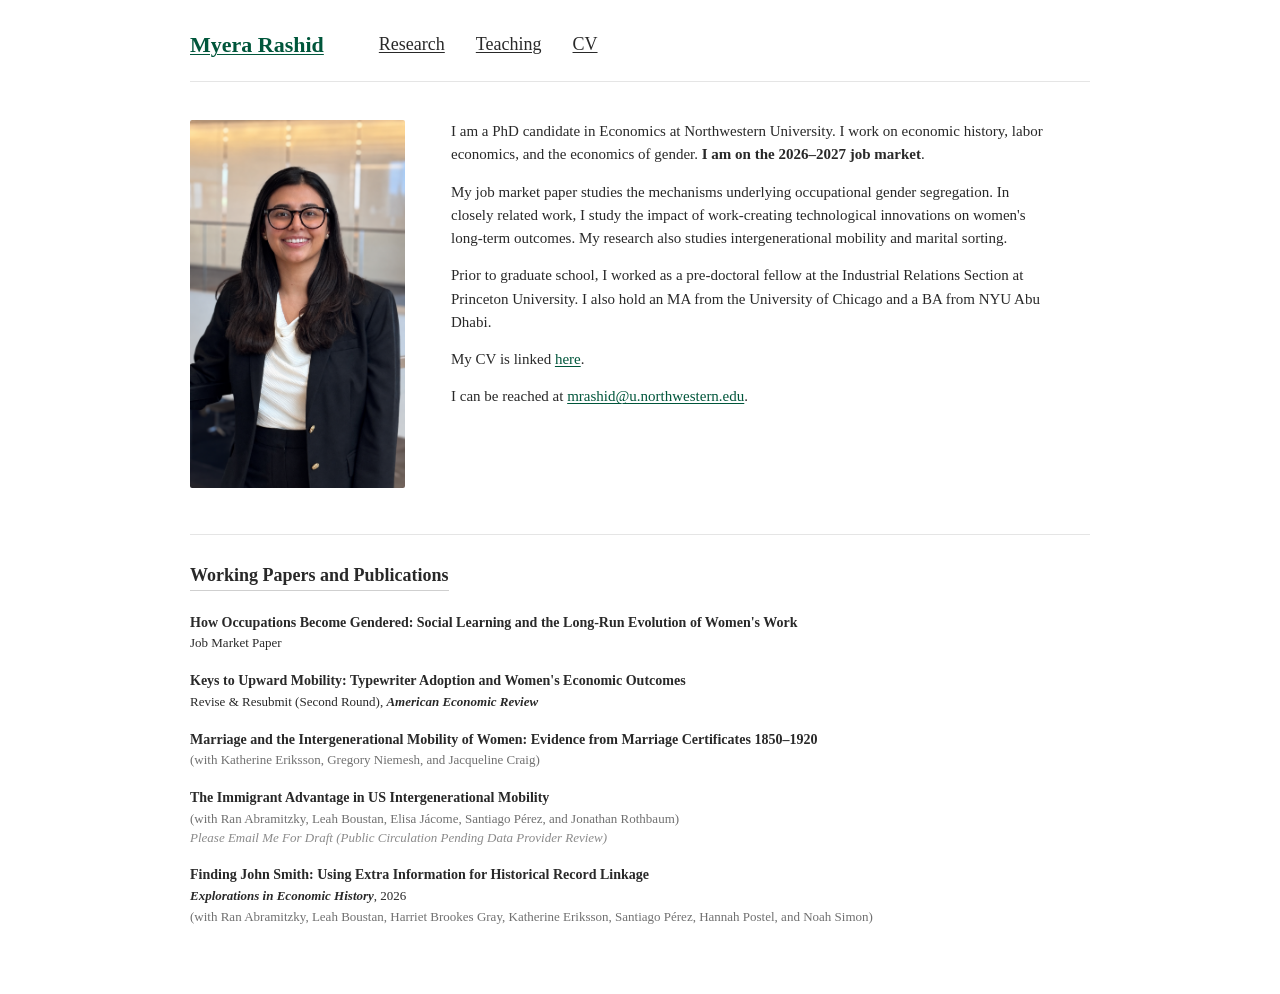
<file: index.html>
<!DOCTYPE html>
<html lang="en">

<head>
  <meta charset="UTF-8">
  <meta name="viewport" content="width=device-width, initial-scale=1.0">

  <title>Myera Rashid | Economics</title>

  <meta
    name="description"
    content="Myera Rashid is a PhD student in Economics at Northwestern University working on economic history, labor economics, and the economics of gender."
  >

  <meta name="author" content="Myera Rashid">
  <meta name="robots" content="index, follow">

  <link rel="canonical" href="https://www.myerarashid.com/">

  <meta property="og:title" content="Myera Rashid | Economics">

  <meta
    property="og:description"
    content="PhD student in Economics at Northwestern University working on economic history, labor economics, and the economics of gender."
  >

  <meta property="og:type" content="website">
  <meta property="og:url" content="https://www.myerarashid.com/">

  <meta
    property="og:image"
    content="https://www.myerarashid.com/assets/myera-rashid.png"
  >

  <link rel="stylesheet" href="style.css">
</head>


<body>

  <div class="page">


    <!-- HEADER -->

    <header class="site-header">

      <a class="site-name" href="index.html">
        Myera Rashid
      </a>

      <nav class="site-nav" aria-label="Main navigation">

  <a href="research.html">
    Research
  </a>

  <a href="teaching.html">
    Teaching
  </a>

  <a
    href="assets/Rashid_Myera_CV.pdf"
    target="_blank"
  >
    CV
  </a>

</nav>

    </header>



    <main>


      <!-- INTRODUCTION -->

      <section class="home-layout">

        <div class="home-photo">

          <img
            src="assets/myera-rashid.png"
            alt="Myera Rashid"
          >

        </div>


        <div class="home-text">

          <p>
            I am a PhD candidate in Economics at Northwestern University.
            I work on economic history, labor economics, and the economics
            of gender. <span class="bold-text">I am on the 2026–2027 job market</span>.
          </p>

          <p>
            My job market paper studies the mechanisms underlying occupational
            gender segregation. In closely related work, I study the impact of
            work-creating technological innovations on women's long-term
            outcomes. My research also studies intergenerational mobility and
            marital sorting.
          </p>

          <p>
            Prior to graduate school, I worked as a pre-doctoral fellow at the
            Industrial Relations Section at Princeton University. I also hold
            an MA from the University of Chicago and a BA from NYU Abu Dhabi.
          </p>

          <p>
            My CV is linked
            <a
              href="assets/Rashid_Myera_CV.pdf"
              target="_blank"
            >here</a>.
          </p>

          <p>
            I can be reached at
            <a href="mailto:mrashid@u.northwestern.edu">mrashid@u.northwestern.edu</a>.
          </p>

        </div>

      </section>



      <!-- RESEARCH PAPERS -->

      <section class="front-papers">

        <h2>Working Papers and Publications</h2>


        <!-- 1. JOB MARKET PAPER -->

        <article class="front-paper">

          <h3 class="front-paper-title">
              <a
              href="papers/Rashid-Myera-GO_JMP.pdf"
              target="_blank"
            >
            How Occupations Become Gendered:
            Social Learning and the Long-Run Evolution of Women's Work
                 </a>
          </h3>

          <p class="front-paper-info">
            Job Market Paper
          </p>

        </article>



        <!-- 2. TYPEWRITER -->

        <article class="front-paper">

          <h3 class="front-paper-title">

            <a
              href="papers/Rashid-Myera-Typewriter.pdf"
              target="_blank"
            >
              Keys to Upward Mobility:
              Typewriter Adoption and Women's Economic Outcomes
            </a>

          </h3>

          <p class="front-paper-info">
            Revise &amp; Resubmit (Second Round),
            <strong><em>American Economic Review</em></strong>
          </p>

        </article>



        <!-- 3. MARRIAGE AND MOBILITY -->

        <article class="front-paper">

          <h3 class="front-paper-title">

            <a
              href="papers/ENRC-WomenMarriageMobility.pdf"
              target="_blank"
            >
              Marriage and the Intergenerational Mobility of Women:
              Evidence from Marriage Certificates 1850–1920
            </a>

          </h3>

          <p class="front-paper-authors">
            (with Katherine Eriksson, Gregory Niemesh, and Jacqueline Craig)
          </p>

        </article>



        <!-- 4. IMMIGRANT ADVANTAGE -->

        <article class="front-paper">

          <h3 class="front-paper-title">
            The Immigrant Advantage in US Intergenerational Mobility
          </h3>

        <p class="front-paper-authors">
  (with Ran Abramitzky, Leah Boustan, Elisa Jácome,
  Santiago Pérez, and Jonathan Rothbaum)
  <br>
  <span class="front-inline-coming-soon">
    Please Email Me For Draft (Public Circulation Pending Data Provider Review)
  </span>
</p>

        </article>



        <!-- 5. PUBLICATION -->

        <article class="front-paper">

          <h3 class="front-paper-title">

            <a
              href="papers/ABBEPPRS-Linking.pdf"
              target="_blank"
            >
              Finding John Smith:
              Using Extra Information for Historical Record Linkage
            </a>

          </h3>

          <p class="front-paper-info">
            <strong><em>Explorations in Economic History</em></strong>, 2026
          </p>

          <p class="front-paper-authors">
            (with Ran Abramitzky, Leah Boustan, Harriet Brookes Gray,
            Katherine Eriksson, Santiago Pérez, Hannah Postel, and Noah Simon)
          </p>

        </article>


      </section>


    </main>

  </div>

</body>

</html>
</file>
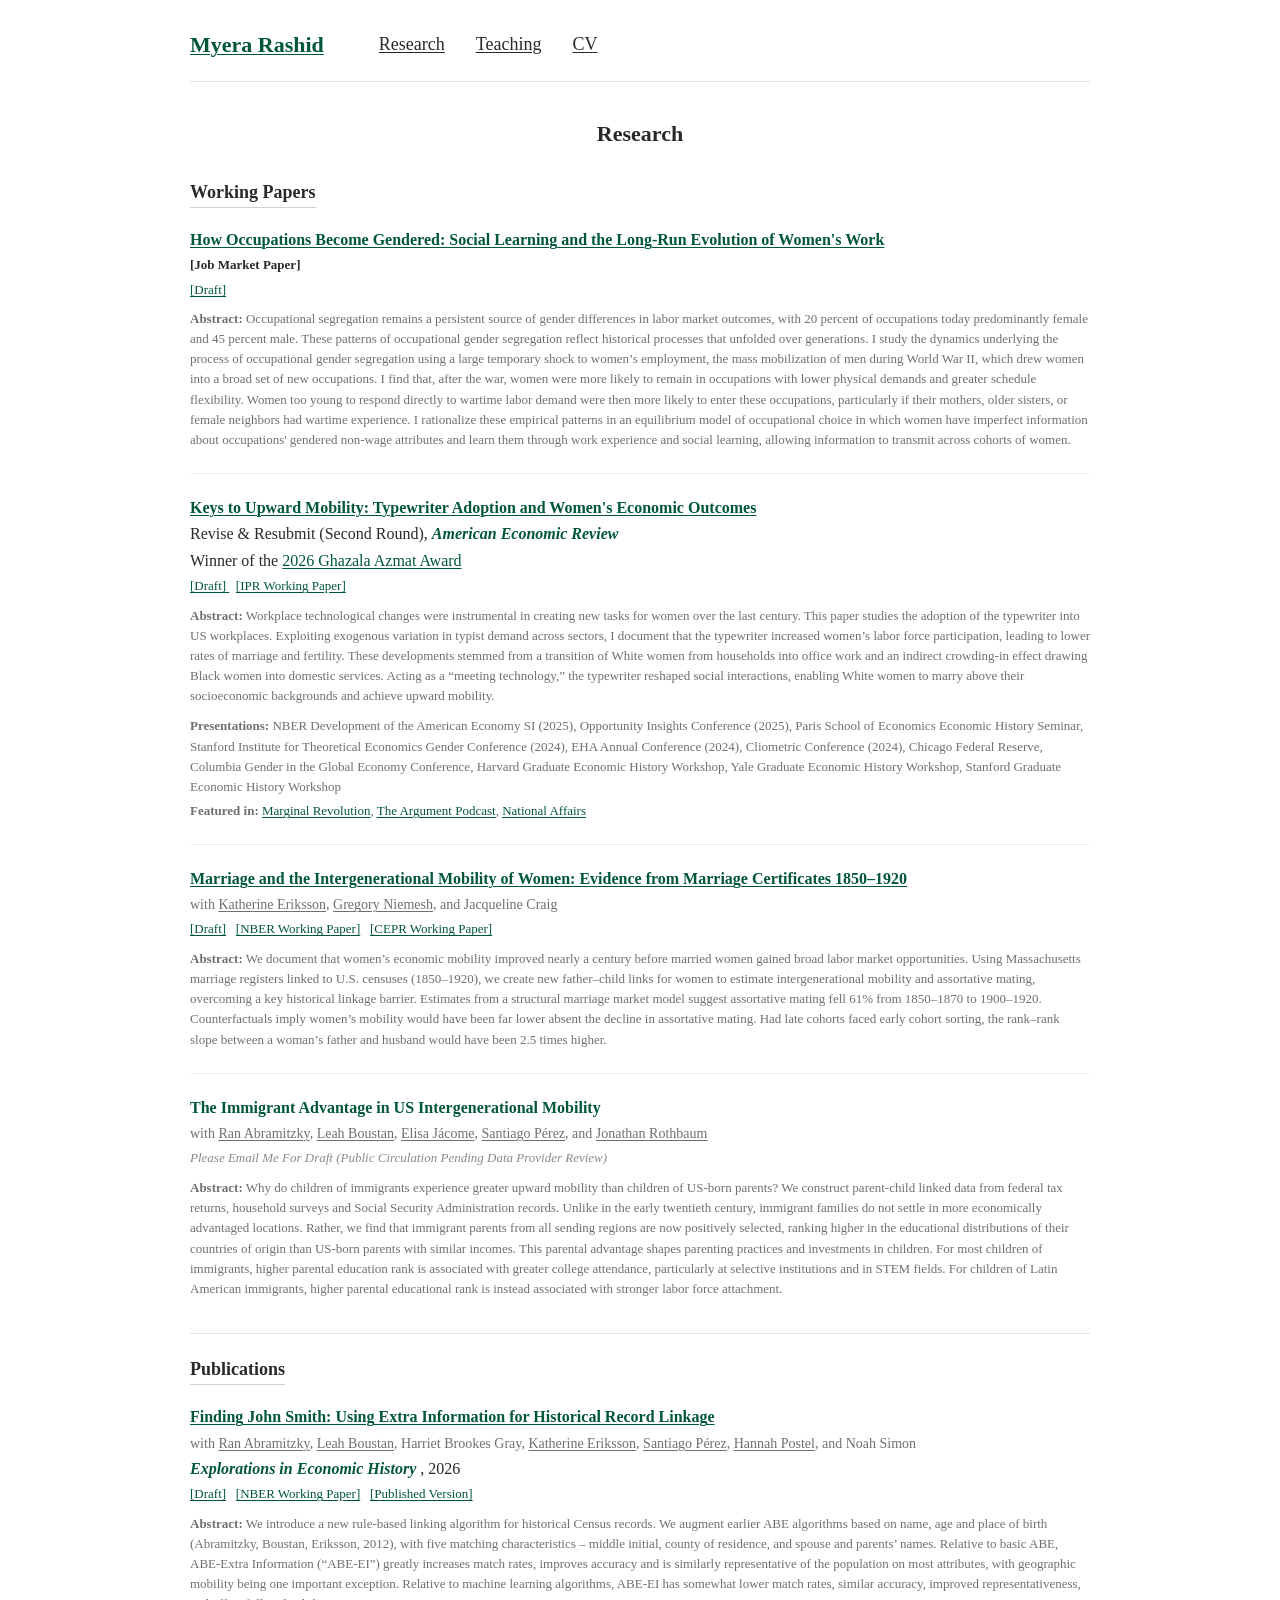
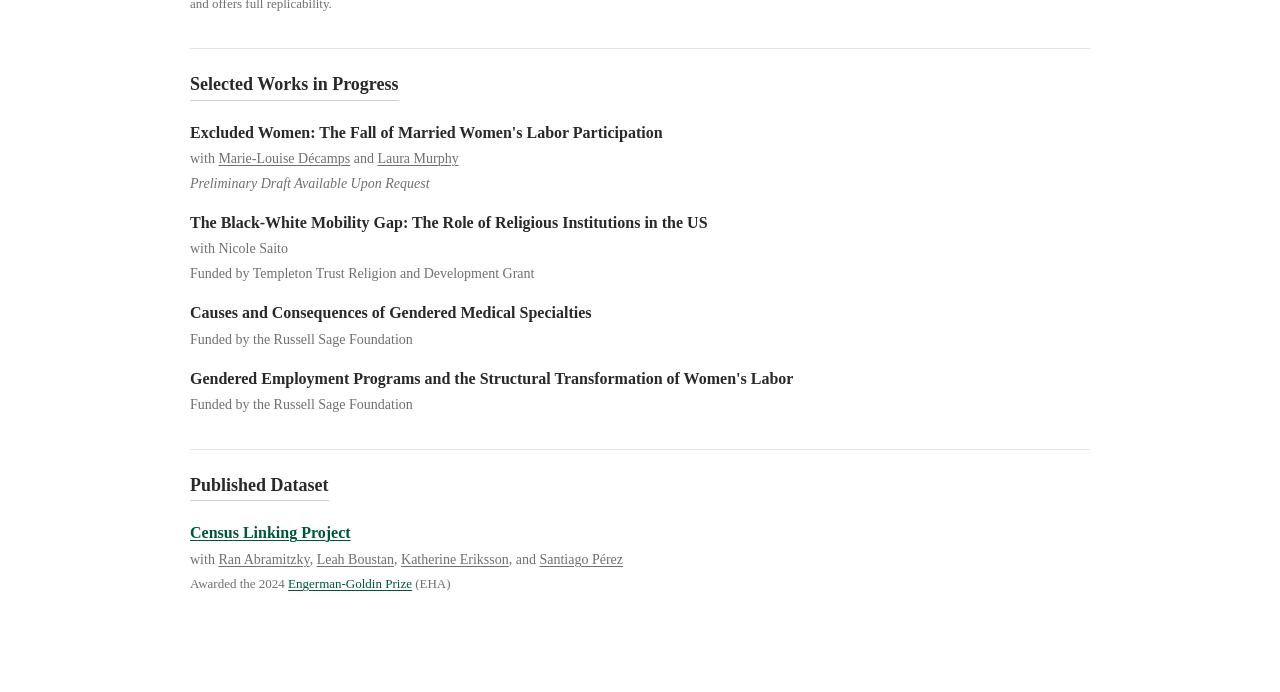
<file: research.html>
<!DOCTYPE html>
<html lang="en">

<head>

  <meta charset="UTF-8">

  <meta
    name="viewport"
    content="width=device-width, initial-scale=1.0"
  >

  <title>Research | Myera Rashid</title>

  <meta
    name="description"
    content="Research by Myera Rashid in economic history, labor economics, gender, and intergenerational mobility."
  >

  <meta name="author" content="Myera Rashid">

  <meta
    name="robots"
    content="index, follow"
  >

  <link
    rel="canonical"
    href="https://www.myerarashid.com/research.html"
  >

  <link
    rel="stylesheet"
    href="style.css"
  >

</head>


<body>

  <div class="page">


    <!-- HEADER -->

    <header class="site-header">

      <a
        class="site-name"
        href="index.html"
      >
        Myera Rashid
      </a>

   <nav class="site-nav" aria-label="Main navigation">

  <a href="research.html">
    Research
  </a>

  <a href="teaching.html">
    Teaching
  </a>

  <a
    href="assets/Rashid_Myera_CV.pdf"
    target="_blank"
  >
    CV
  </a>

</nav>

    </header>


    <main>


      <h1>Research</h1>



      <!-- =====================================
           WORKING PAPERS
           ===================================== -->

      <section class="research-section first-section">

        <h2>Working Papers</h2>



        <!-- JOB MARKET PAPER -->

        <article class="paper">

          <h3 class="jmp-title">
             <a
              href="papers/Rashid-Myera-GO_JMP.pdf"
              target="_blank"
            >
            How Occupations Become Gendered:
            Social Learning and the Long-Run Evolution of Women's Work
                </a>
          </h3>


          <p class="jmp-status">

            <span class="jmp-label">
              [Job Market Paper]
            </span>

          </p>

            <p class="paper-links">

            <a
              href="papers/Rashid-Myera-GO_JMP.pdf"
              target="_blank"
            >
              [Draft]
            </a> 

          </p>

           <div class="abstract-content">

            <strong>Abstract:</strong>
          Occupational segregation remains a persistent source of gender differences in labor market outcomes, with 20 percent of occupations today predominantly female and 45 percent male. These patterns of occupational gender segregation reflect historical processes that unfolded over generations. I study the dynamics underlying the process of occupational gender segregation using a large temporary shock to women’s employment, the mass mobilization of men during World War II, which drew women into a broad set of new occupations. I find that, after the war, women were more likely to remain in occupations with lower physical demands and greater schedule flexibility. Women too young to respond directly to wartime labor demand were then more likely to enter these occupations, particularly if their mothers, older sisters, or female neighbors had wartime experience. I rationalize these empirical patterns in an equilibrium model of occupational choice in which women have imperfect information about occupations' gendered non-wage attributes and learn them through work experience and social learning, allowing information to transmit across cohorts of women.

          </div>



        </article>



        <!-- TYPEWRITER -->

        <article class="paper">

          <h3>

            <a
              href="papers/Rashid-Myera-Typewriter.pdf"
              target="_blank"
            >
              Keys to Upward Mobility:
              Typewriter Adoption and Women's Economic Outcomes
            </a>

          </h3>


          <p class="paper-status">

            Revise &amp; Resubmit (Second Round),

            <span class="journal">
              <em>American Economic Review</em>
            </span>

          </p>

          <p class="paper-status">
  Winner of the
  <a
    href="https://cepr.org/events/ghazala-azmat-award-2026"
    target="_blank"
    class="award-link"
  >
    2026 Ghazala Azmat Award
  </a>
</p>


          <p class="paper-links">

            <a
              href="papers/Rashid-Myera-Typewriter.pdf"
              target="_blank"
            >
              [Draft]
            </a> 

            &nbsp;
             <a
              href="https://www.ipr.northwestern.edu/documents/ipr-grad-ra-working-papers/wp-ra-rashid.pdf"
              target="_blank"
            >
              [IPR Working Paper]
            </a>

          </p>


          <div class="abstract-content">

            <strong>Abstract:</strong>
            Workplace technological changes were instrumental in creating new
            tasks for women over the last century. This paper studies the
            adoption of the typewriter into US workplaces. Exploiting exogenous
            variation in typist demand across sectors, I document that the
            typewriter increased women’s labor force participation, leading to
            lower rates of marriage and fertility. These developments stemmed
            from a transition of White women from households into office work
            and an indirect crowding-in effect drawing Black women into domestic
            services. Acting as a “meeting technology,” the typewriter reshaped
            social interactions, enabling White women to marry above their
            socioeconomic backgrounds and achieve upward mobility.

          </div>


          <p class="paper-meta paper-detail">

            <strong>Presentations:</strong>

            NBER Development of the American Economy SI (2025),
            Opportunity Insights Conference (2025),
            Paris School of Economics Economic History Seminar,
            Stanford Institute for Theoretical Economics Gender Conference (2024),
            EHA Annual Conference (2024),
            Cliometric Conference (2024),
            Chicago Federal Reserve, Columbia Gender in the Global Economy Conference,
            Harvard Graduate Economic History Workshop,
            Yale Graduate Economic History Workshop,
            Stanford Graduate Economic History Workshop

          </p>


          <p class="paper-meta paper-detail">

            <strong>Featured in:</strong>

            <a
              href="https://marginalrevolution.com/marginalrevolution/2026/06/typewriters-and-fertility.html"
              target="_blank"
            >Marginal Revolution</a>,

            <a
              href="https://www.youtube.com/watch?t=4601s&v=1tu-IvtTlPQ"
              target="_blank"
            >The Argument Podcast</a>,

            <a
              href="https://nationalaffairs.com/blog/detail/findings-a-daily-roundup/the-right-fit"
              target="_blank"
            >National Affairs</a>

          </p>

        </article>



        <!-- MARRIAGE AND MOBILITY -->

        <article class="paper">

          <h3>

            <a
              href="papers/ENRC-WomenMarriageMobility.pdf"
              target="_blank"
            >
              Marriage and the Intergenerational Mobility of Women:
              Evidence from Marriage Certificates 1850–1920
            </a>

          </h3>


          <p class="paper-meta">

            with
            <a
              class="coauthor"
              href="https://economics.ucdavis.edu/people/katherine-eriksson"
              target="_blank"
            >Katherine Eriksson</a>,
            <a
              class="coauthor"
              href="https://niemesgt.github.io/"
              target="_blank"
            >Gregory Niemesh</a>,
            and Jacqueline Craig

          </p>


          <p class="paper-links">

            <a
              href="papers/ENRC-WomenMarriageMobility.pdf"
              target="_blank"
            >[Draft]</a>

            &nbsp;

            <a
              href="https://www.nber.org/papers/w34821"
              target="_blank"
            >[NBER Working Paper]</a>

            &nbsp;

            <a
              href="https://cepr.org/publications/dp21099"
              target="_blank"
            >[CEPR Working Paper]</a>

          </p>


          <div class="abstract-content">

            <strong>Abstract:</strong>
            We document that women’s economic mobility improved nearly a
            century before married women gained broad labor market opportunities.
            Using Massachusetts marriage registers linked to U.S. censuses
            (1850–1920), we create new father–child links for women to estimate
            intergenerational mobility and assortative mating, overcoming a key
            historical linkage barrier. Estimates from a structural marriage
            market model suggest assortative mating fell 61% from 1850–1870 to
            1900–1920. Counterfactuals imply women’s mobility would have been far
            lower absent the decline in assortative mating. Had late cohorts
            faced early cohort sorting, the rank–rank slope between a woman’s
            father and husband would have been 2.5 times higher.

          </div>

        </article>



        <!-- IMMIGRANT ADVANTAGE -->

        <article class="paper">

          <h3 class="green-title">
            The Immigrant Advantage in US Intergenerational Mobility
          </h3>


          <p class="paper-meta">

            with
            <a
              class="coauthor"
              href="https://ranabr.people.stanford.edu/"
              target="_blank"
            >Ran Abramitzky</a>,
            <a
              class="coauthor"
              href="https://lboustan.scholar.princeton.edu/"
              target="_blank"
            >Leah Boustan</a>,
            <a
              class="coauthor"
              href="https://sites.google.com/view/elisajacome/home"
              target="_blank"
            >Elisa Jácome</a>,
            <a
              class="coauthor"
              href="https://seperez.faculty.ucdavis.edu/"
              target="_blank"
            >Santiago Pérez</a>,
            and
            <a
              class="coauthor"
              href="https://sites.google.com/site/jlrothbaum/home"
              target="_blank"
            >Jonathan Rothbaum</a>

          </p>


          <p class="coming-soon">
           Please Email Me For Draft (Public Circulation Pending Data Provider Review)
          </p>

        
 <div class="abstract-content">
         <strong>Abstract:</strong>
        Why do children of immigrants experience greater upward mobility than children of US-born parents? We construct parent-child linked data from federal tax returns, household surveys and Social Security Administration records. Unlike in the early twentieth century, immigrant families do not settle in more economically advantaged locations. Rather, we find that immigrant parents from all sending regions are now positively selected, ranking higher in the educational distributions of their countries of origin than US-born parents with similar incomes. This parental advantage shapes parenting practices and investments in children. For most children of immigrants, higher parental education rank is associated with greater college attendance, particularly at selective institutions and in STEM fields. For children of Latin American immigrants, higher parental educational rank is instead associated with stronger labor force attachment.
    </div>
  </article>
      </section>



      <!-- =====================================
           PUBLICATIONS
           ===================================== -->

      <section class="research-section">

        <h2>Publications</h2>


        <article class="paper">

          <h3>

            <a
              href="papers/ABBEPPRS-Linking.pdf"
              target="_blank"
            >
              Finding John Smith:
              Using Extra Information for Historical Record Linkage
            </a>

          </h3>


          <p class="paper-meta">

            with
            <a
              class="coauthor"
              href="https://ranabr.people.stanford.edu/"
              target="_blank"
            >Ran Abramitzky</a>,
            <a
              class="coauthor"
              href="https://lboustan.scholar.princeton.edu/"
              target="_blank"
            >Leah Boustan</a>,
            Harriet Brookes Gray,
            <a
              class="coauthor"
              href="https://economics.ucdavis.edu/people/katherine-eriksson"
              target="_blank"
            >Katherine Eriksson</a>,
            <a
              class="coauthor"
              href="https://seperez.faculty.ucdavis.edu/"
              target="_blank"
            >Santiago Pérez</a>,
            <a
              class="coauthor"
              href="https://www.hannahpostel.com/"
              target="_blank"
            >Hannah Postel</a>,
            and Noah Simon

          </p>


          <p class="paper-status">

            <span class="journal">
              <em>Explorations in Economic History</em>
            </span>,

            2026

          </p>


          <p class="paper-links">

            <a
              href="papers/ABBEPPRS-Linking.pdf"
              target="_blank"
            >[Draft]</a>

            &nbsp;

            <a
              href="https://www.nber.org/papers/w33999"
              target="_blank"
            >[NBER Working Paper]</a>

            &nbsp;

            <a
              href="https://doi.org/10.1016/j.eeh.2026.101764"
              target="_blank"
            >[Published Version]</a>

          </p>


          <div class="abstract-content">

            <strong>Abstract:</strong>
            We introduce a new rule-based linking algorithm for historical
            Census records. We augment earlier ABE algorithms based on name,
            age and place of birth (Abramitzky, Boustan, Eriksson, 2012), with
            five matching characteristics – middle initial, county of residence,
            and spouse and parents’ names. Relative to basic ABE, ABE-Extra
            Information (“ABE-EI”) greatly increases match rates, improves
            accuracy and is similarly representative of the population on most
            attributes, with geographic mobility being one important exception.
            Relative to machine learning algorithms, ABE-EI has somewhat lower
            match rates, similar accuracy, improved representativeness, and
            offers full replicability.

          </div>

        </article>

      </section>



      <!-- =====================================
           SELECTED WORKS IN PROGRESS
           ===================================== -->

      <section class="research-section no-paper-dividers">

        <h2>Selected Works in Progress</h2>


        <article class="paper">

          <h3>
            Excluded Women:
            The Fall of Married Women's Labor Participation
          </h3>


          <p class="paper-meta">

            with
            <a
              class="coauthor"
              href="https://sites.northwestern.edu/mmd5648/"
              target="_blank"
            >Marie-Louise Décamps</a>
            and
            <a
              class="coauthor"
              href="https://www.lauracharlottemurphy.com/"
              target="_blank"
            >Laura Murphy</a>

          </p>
           <p class="paper-meta">
            <em> Preliminary Draft Available Upon Request</em>
          </p>

        </article>


        <article class="paper">

          <h3>
            The Black-White Mobility Gap:
            The Role of Religious Institutions in the US
          </h3>


          <p class="paper-meta">
            with Nicole Saito
          </p>
           <p class="paper-meta">
            Funded by Templeton Trust Religion and Development Grant
          </p>

        </article>

              <article class="paper">

          <h3>
            Causes and Consequences of Gendered Medical Specialties
          </h3>

              <p class="paper-meta">
            Funded by the Russell Sage Foundation
          </p>

           </article>

        


         <article class="paper">

          <h3>
            Gendered Employment Programs and the Structural Transformation of Women's Labor
          </h3>

              <p class="paper-meta">
            Funded by the Russell Sage Foundation
          </p>

           </article>

        

      </section>



      <!-- =====================================
           PUBLISHED DATASET
           ===================================== -->

      <section class="research-section">

        <h2>Published Dataset</h2>


        <article class="paper">

          <h3>

            <a
              href="https://censuslinkingproject.org/"
              target="_blank"
            >
              Census Linking Project
            </a>

          </h3>


          <p class="paper-meta">

            with
            <a
              class="coauthor"
              href="https://ranabr.people.stanford.edu/"
              target="_blank"
            >Ran Abramitzky</a>,
            <a
              class="coauthor"
              href="https://lboustan.scholar.princeton.edu/"
              target="_blank"
            >Leah Boustan</a>,
            <a
              class="coauthor"
              href="https://economics.ucdavis.edu/people/katherine-eriksson"
              target="_blank"
            >Katherine Eriksson</a>,
            and
            <a
              class="coauthor"
              href="https://seperez.faculty.ucdavis.edu/"
              target="_blank"
            >Santiago Pérez</a>

          </p>


          <p class="dataset-prize">
           Awarded the 2024 <a href= https://eh.net/engerman-goldin-prize-2/>Engerman-Goldin Prize</a> (EHA)
          </p>

        </article>

      </section>


    </main>

  </div>

</body>

</html>
</file>
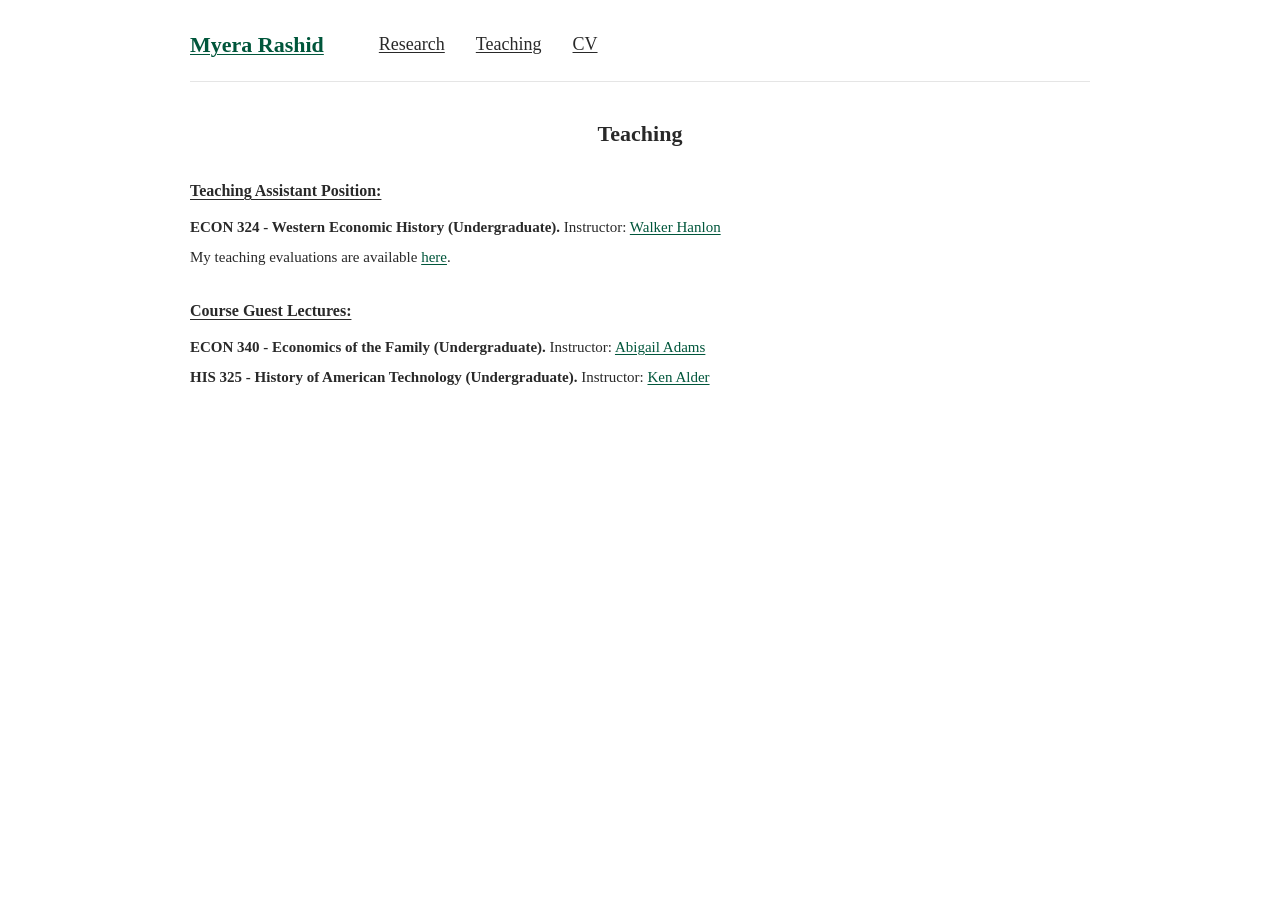
<file: teaching.html>
<!DOCTYPE html>
<html lang="en">

<head>

  <meta charset="UTF-8">

  <meta
    name="viewport"
    content="width=device-width, initial-scale=1.0"
  >

  <title>Teaching | Myera Rashid</title>

  <meta
    name="description"
    content="Teaching experience of Myera Rashid, PhD candidate in Economics at Northwestern University."
  >

  <meta name="author" content="Myera Rashid">

  <meta
    name="robots"
    content="index, follow"
  >

  <link
    rel="canonical"
    href="https://www.myerarashid.com/teaching.html"
  >

  <link
    rel="stylesheet"
    href="style.css"
  >

</head>


<body>

  <div class="page">


    <!-- HEADER -->

    <header class="site-header">

      <a
        class="site-name"
        href="index.html"
      >
        Myera Rashid
      </a>

      <nav
        class="site-nav"
        aria-label="Main navigation"
      >

        <a href="research.html">
          Research
        </a>

        <a href="teaching.html">
          Teaching
        </a>

        <a
          href="assets/Rashid_Myera_CV.pdf"
          target="_blank"
        >
          CV
        </a>

      </nav>

    </header>


    <main class="teaching-page">

      <h1>Teaching</h1>


      <section class="teaching-section">

        <h2 class="teaching-heading">
          Teaching Assistant Position:
        </h2>

        <p>
          <strong>
            ECON 324 - Western Economic History (Undergraduate).
          </strong>
          Instructor:
          <a
            href="http://walkerhanlon.com/"
            target="_blank"
          >Walker Hanlon</a>
        </p>

        <p>
          My teaching evaluations are available
          <a
            href="assets/TA_Evaluations.pdf"
            target="_blank"
          >here</a>.
        </p>

      </section>


      <section class="teaching-section">

        <h2 class="teaching-heading">
          Course Guest Lectures:
        </h2>

        <p>
          <strong>
            ECON 340 - Economics of the Family (Undergraduate).
          </strong>
          Instructor:
          <a
            href="https://abiadams.com/"
            target="_blank"
          >Abigail Adams</a>
        </p>

        <p>
          <strong>
            HIS 325 - History of American Technology (Undergraduate).
          </strong>
          Instructor:
          <a
            href="https://history.northwestern.edu/people/faculty/core-faculty/ken-alder.html"
            target="_blank"
          >Ken Alder</a>
        </p>

      </section>

    </main>


  </div>

</body>

</html>
</file>
<file: style.css>
/* =========================================
   Myera Rashid Academic Website
   ========================================= */

:root {

  /* Brighter green */
  --green: #00563B;
  --green-dark: #00452f;

  --text: #292929;
  --muted: #707070;
  --light-muted: #8a8a8a;

  --background: #ffffff;

  --rule: #e5e5e5;
  --heading-rule: #cfcfcf;
  --paper-rule: #eeeeee;
}


/* =========================================
   BASIC RESET
   ========================================= */

* {
  box-sizing: border-box;
}

html {
  scroll-behavior: smooth;
}

body {
  margin: 0;

  background: var(--background);
  color: var(--text);

  font-family:
    Georgia,
    "Times New Roman",
    Times,
    serif;

  font-size: 15px;
  line-height: 1.55;
}


/* =========================================
   MANUAL TEXT CLASSES
   ========================================= */

/* Green text */
.green-text {
  color: var(--green);
}


/* Gray text */
.gray-text {
  color: var(--muted);
}


/* Lighter gray text */
.light-gray-text {
  color: var(--light-muted);
}


/* Italic text */
.italic-text {
  font-style: italic;
}


/* Bold text */
.bold-text {
  font-weight: 700;
}


/* Smaller text */
.small-text {
  font-size: 13px;
}


/* Put something on a new line */
.new-line {
  display: block;
}


/* =========================================
   LINKS
   ========================================= */

/*
   By default, all links are underlined.
*/

a {
  text-decoration: underline;
  text-underline-offset: 2px;
  text-decoration-thickness: 1px;
}


main a {
  color: var(--green);
}


main a:hover {
  color: var(--green-dark);
}


/* =========================================
   MAIN PAGE WIDTH
   ========================================= */

.page {
  width: min(100% - 44px, 900px);
  margin: 0 auto;
}


/* =========================================
   HEADER / NAVIGATION
   ========================================= */

.site-header {
  display: flex;
  justify-content: flex-start;
  align-items: center;

  padding: 28px 0 19px;
  margin-bottom: 38px;

  border-bottom: 1px solid var(--rule);
}


/* Larger name */

.site-name {
  color: var(--green);

  font-size: 22px;
  font-weight: 700;
}


/* Research and CV sit near name */

.site-nav {
  display: flex;

  gap: 31px;
  margin-left: 55px;
}


/* Larger Research / CV */

.site-nav a {
  color: var(--text);

  font-size: 18px;
  font-weight: 400;
}


.site-name:hover,
.site-nav a:hover {
  color: var(--green-dark);
}


/* =========================================
   HOMEPAGE INTRODUCTION
   ========================================= */

.home-layout {
  display: grid;

  grid-template-columns: 215px minmax(0, 1fr);

  gap: 46px;
  align-items: start;

  margin: 0;
  padding: 0;
}


.home-photo img {
  display: block;

  width: 100%;
  height: auto;

  border-radius: 2px;
}


.home-text {
  max-width: 600px;
}


.home-text p {
  margin: 0 0 14px;
}


/* =========================================
   HOMEPAGE RESEARCH PAPERS
   ========================================= */

/*
   Creates the horizontal line and space
   between your introduction and Research Papers.
*/

.front-papers {
  margin-top: 46px;
  padding-top: 28px;

  border-top: 1px solid var(--rule);
}


/* Research Papers heading */

.front-papers h2 {
  display: inline-block;

  margin: 0 0 22px;
  padding-bottom: 3px;

  color: var(--text);

  font-size: 18px;
  line-height: 1.35;
  font-weight: 600;

  border-bottom: 1px solid var(--heading-rule);
}


/* Individual homepage papers */

.front-paper {
  margin: 0;
  padding: 0;
}


.front-paper + .front-paper {
  margin-top: 18px;
}


/* Homepage paper titles */

.front-paper-title {
  margin: 0 0 2px;

  color: var(--text);

  font-size: 14px;
  line-height: 1.4;
  font-weight: 600;
}


/*
   Keep homepage paper titles on one line
   on regular desktop screens.
*/

@media (min-width: 701px) {

  .front-paper-title {
    white-space: nowrap;
  }

}


/*
   Homepage paper-title links look like
   ordinary black text until you hover.
*/

.front-paper-title a {
  color: var(--text);

  text-decoration: none;
}


.front-paper-title a:hover {
  color: var(--green);

  text-decoration: underline;
  text-underline-offset: 2px;
}


/*
   Black information immediately below
   homepage paper titles.
*/

.front-paper-info {
  margin: 2px 0;

  color: var(--text);

  font-size: 13px;
  line-height: 1.45;
}


/*
   Homepage coauthor lines.
*/

.front-paper-authors {
  margin: 2px 0;

  color: var(--muted);

  font-size: 13px;
  line-height: 1.45;
}


/*
   JMP Draft Coming Soon on separate line.
*/

.front-paper-coming-soon {
  margin: 1px 0 0;

  color: var(--light-muted);

  font-size: 13px;
  font-style: italic;
}


/*
   Draft Coming Soon inside parentheses,
   e.g. Immigrant Advantage.
*/

.front-inline-coming-soon {
  color: var(--light-muted);

  font-style: italic;
}


/* =========================================
   MAIN CONTENT
   ========================================= */

main {
  padding-bottom: 65px;
}


/* =========================================
   RESEARCH PAGE TITLE
   ========================================= */

main > h1 {
  margin: 0 0 31px;

  color: var(--text);

  text-align: center;

  font-size: 22px;
  line-height: 1.3;
  font-weight: 600;
}


/* =========================================
   RESEARCH SECTIONS
   ========================================= */

.research-section {
  margin: 0 0 34px;

  padding-top: 23px;

  border-top: 1px solid var(--rule);
}


/*
   No horizontal line directly below
   the main Research heading.
*/

.research-section.first-section {
  padding-top: 0;

  border-top: none;
}


/*
   Working Papers / Publications /
   Selected Works in Progress /
   Published Dataset
*/

.research-section h2 {
  display: inline-block;

  margin: 0 0 21px;
  padding-bottom: 3px;

  color: var(--text);

  font-size: 18px;
  line-height: 1.35;
  font-weight: 600;

  border-bottom: 1px solid var(--heading-rule);
}


/* =========================================
   INDIVIDUAL RESEARCH PAPERS
   ========================================= */

.paper {
  margin: 0;
  padding: 0;
}


/*
   Faint divider between papers.
*/

.paper + .paper {
  margin-top: 23px;
  padding-top: 23px;

  border-top: 1px solid var(--paper-rule);
}


/*
   No divider between papers in
   Selected Works in Progress.
*/

.no-paper-dividers .paper + .paper {
  margin-top: 18px;
  padding-top: 0;

  border-top: none;
}


/* =========================================
   RESEARCH PAPER TITLES
   ========================================= */

.paper h3 {
  margin: 0 0 4px;

  color: var(--text);

  font-size: 16px;
  line-height: 1.4;
  font-weight: 600;
}


/*
   Linked paper titles on Research page
   are green and underlined.
*/

.paper h3 a {
  color: var(--green);
}


.paper h3 a:hover {
  color: var(--green-dark);
}


/* =========================================
   SPACING WITHIN PAPERS
   ========================================= */

.paper p {
  margin: 4px 0;
}


/* =========================================
   PAPER METADATA
   ========================================= */

.paper-meta {
  color: var(--muted);

  font-size: 14px;
  line-height: 1.5;
}


/*
   Abstract / Presentations / Featured in.
*/

.paper-detail {
  color: var(--muted);

  font-size: 13px;
  line-height: 1.55;
}


/* =========================================
   REVISE & RESUBMIT / PUBLICATION STATUS
   ========================================= */

/*
   Black and same size as Draft links.
*/

.paper-status {
  margin: 3px 0;

  color: var(--text);

  font-size: 16px;
  line-height: 1.4;
}


/* =========================================
   DRAFT / NBER / CEPR / PUBLISHED LINKS
   ========================================= */

.paper-links {
  margin: 4px 0;

  font-size: 13px;
  line-height: 1.5;
}


/* =========================================
   COAUTHOR LINKS
   ========================================= */

/*
   Coauthors are gray and underlined normally.
   They turn green when hovered.
*/

.coauthor {
  color: var(--muted) !important;
}


.coauthor:hover {
  color: var(--green) !important;
}


/* =========================================
   ABSTRACTS
   ========================================= */

.abstract-content {
  width: 100%;
  max-width: none;

  margin-top: 10px;
  margin-bottom: 10px;

  color: var(--muted);

  font-size: 13px;
  line-height: 1.55;
}


/* =========================================
   JOB MARKET PAPER
   ========================================= */

.jmp-title {
  color: var(--green) !important;
}


.jmp-status {
  margin: 4px 0 0;
}


/*
   "Job Market Paper;"
*/

.jmp-label {
  display: block;

  color: var(--text);

  font-size: 13px;
  font-style: normal;
  font-weight: 600;
}


/* =========================================
   OTHER GREEN TITLES
   ========================================= */

.green-title {
  color: var(--green) !important;
}


/* =========================================
   JOURNALS
   ========================================= */

.journal {
  color: var(--green);
  font-weight: 600;
}


/* =========================================
   DRAFT COMING SOON
   ========================================= */

.coming-soon {
  display: block;

  margin: 1px 0 0;

  color: var(--light-muted);

  font-size: 13px;
  font-style: italic;
}


/* =========================================
   DATASET PRIZE
   ========================================= */

.dataset-prize {
  margin: 4px 0 0;

  color: var(--muted);

  font-size: 13px;
  line-height: 1.5;
}


/* =========================================
   MOBILE
   ========================================= */

@media (max-width: 700px) {

  .page {
    width: min(100% - 32px, 900px);
  }


  .site-header {
    padding-top: 21px;
    margin-bottom: 30px;
  }


  .site-nav {
    margin-left: 35px;
    gap: 20px;
  }


  .home-layout {
    grid-template-columns: 1fr;
    gap: 26px;
  }


  .home-photo {
    max-width: 210px;
  }


  .home-text {
    max-width: none;
  }


  main > h1 {
    font-size: 21px;
  }


  /*
     Allow long homepage paper titles
     to wrap on phones/tablets.
  */

  .front-paper-title {
    white-space: normal;
  }

}


/* =========================================
   SMALL SCREENS
   ========================================= */

@media (max-width: 460px) {

  body {
    font-size: 14px;
  }


  .site-name {
    font-size: 18px;
  }


  .site-nav {
    margin-left: 24px;
    gap: 15px;
  }


  .site-nav a {
    font-size: 15px;
  }


  .paper h3 {
    font-size: 15px;
  }


  .research-section h2 {
    font-size: 17px;
  }


  .front-paper-title {
    font-size: 14px;
  }

   .paper-status {
  font-size: 15px;
}

}



/* =========================================
   TEACHING PAGE
   ========================================= */

.teaching-page {
  padding-bottom: 65px;
}


/* Main Teaching title */

.teaching-page > h1 {
  margin: 0 0 31px;

  color: var(--text);

  text-align: center;

  font-size: 22px;
  line-height: 1.3;
  font-weight: 600;
}


/* Teaching sections */

.teaching-section {
  margin-bottom: 30px;
}


/* Bold + underlined section headings */

.teaching-heading {
  margin: 0 0 14px;

  color: var(--text);

  font-size: 16px;
  line-height: 1.4;
  font-weight: 700;

  text-decoration: underline;
  text-underline-offset: 3px;
}


/* Paragraph spacing */

.teaching-section p {
  margin: 7px 0;

  color: var(--text);

  font-size: 15px;
  line-height: 1.55;
}


/* Teaching links */

.teaching-section a {
  color: var(--green);

  text-decoration: underline;
  text-underline-offset: 2px;
}


.teaching-section a:hover {
  color: var(--green-dark);
}


/* Mobile */

@media (max-width: 700px) {

  .teaching-page > h1 {
    font-size: 21px;
  }

}


@media (max-width: 460px) {

  .teaching-heading {
    font-size: 15px;
  }

  .teaching-section p {
    font-size: 14px;
  }

}

.award-link {
  color: var(--green) !important;
  text-decoration: underline !important;
  text-underline-offset: 2px;
}

.award-link:hover {
  color: var(--green-dark) !important;
}
</file>
